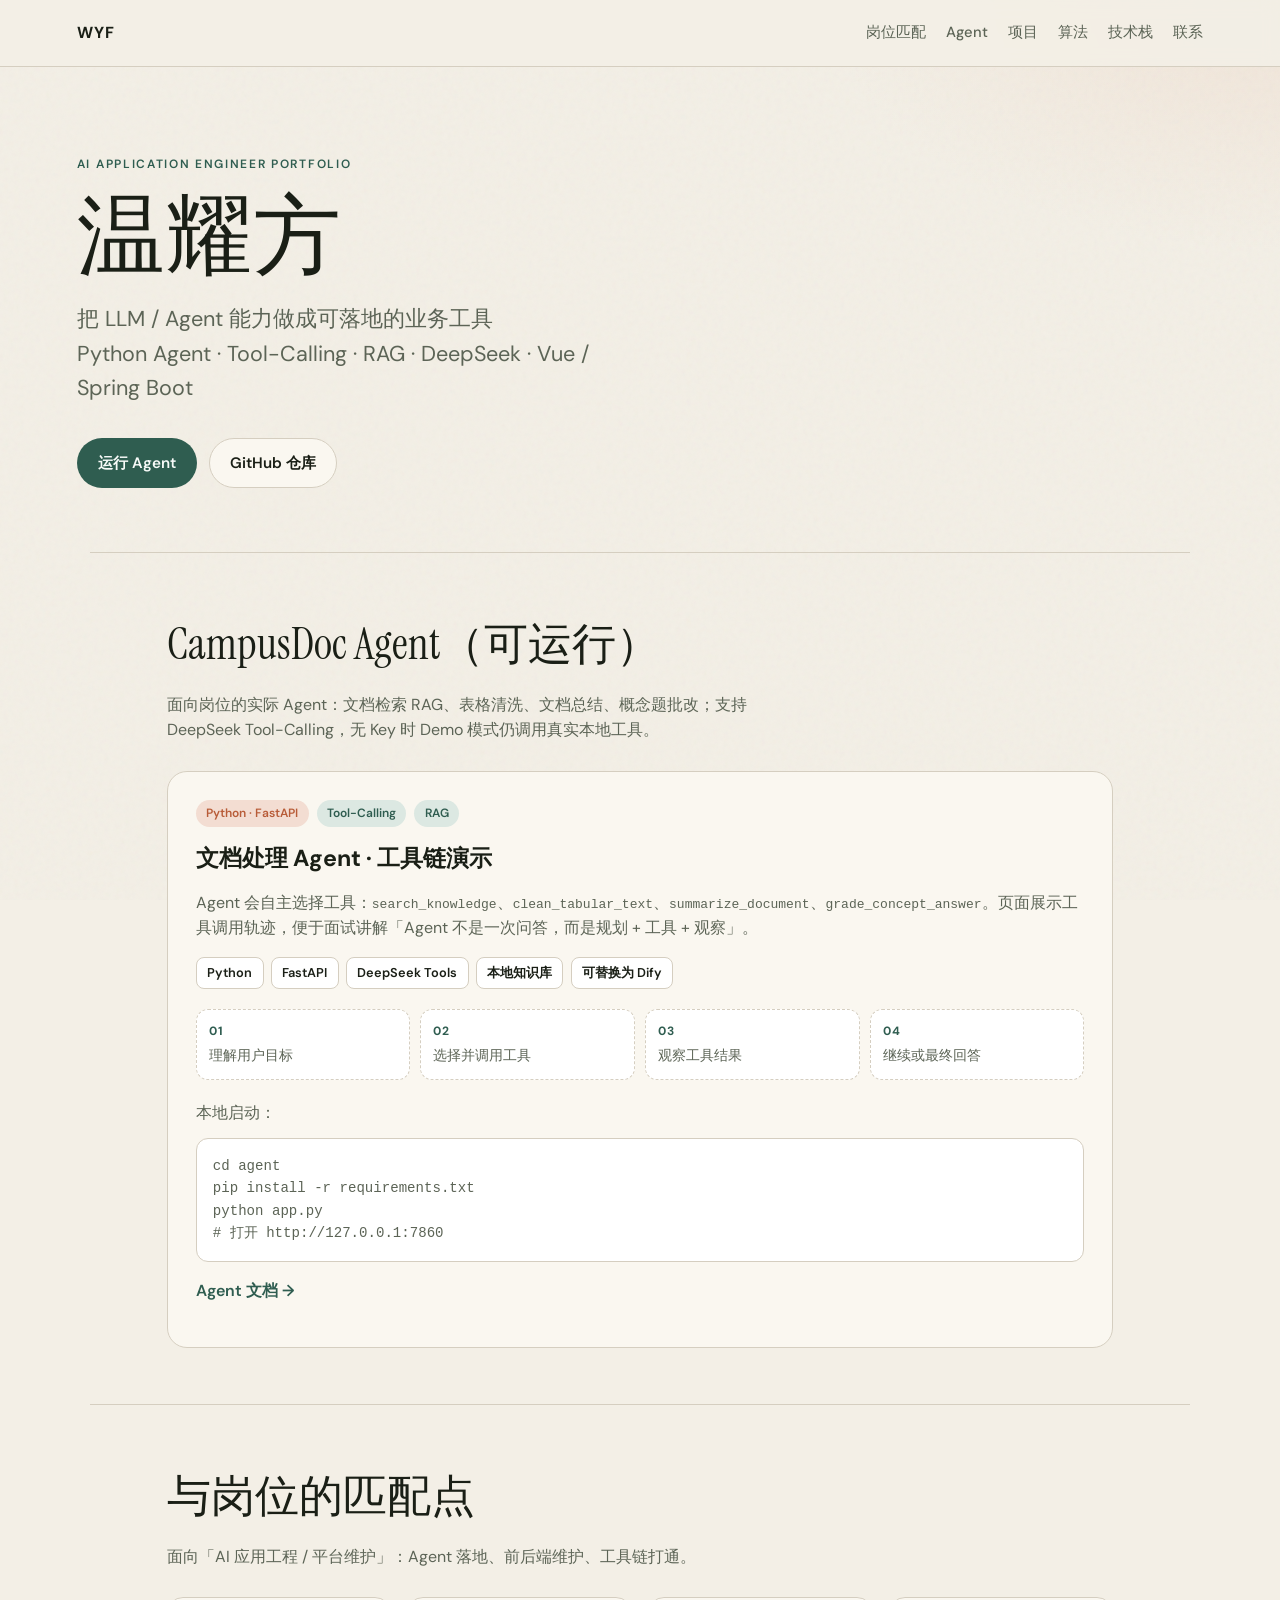
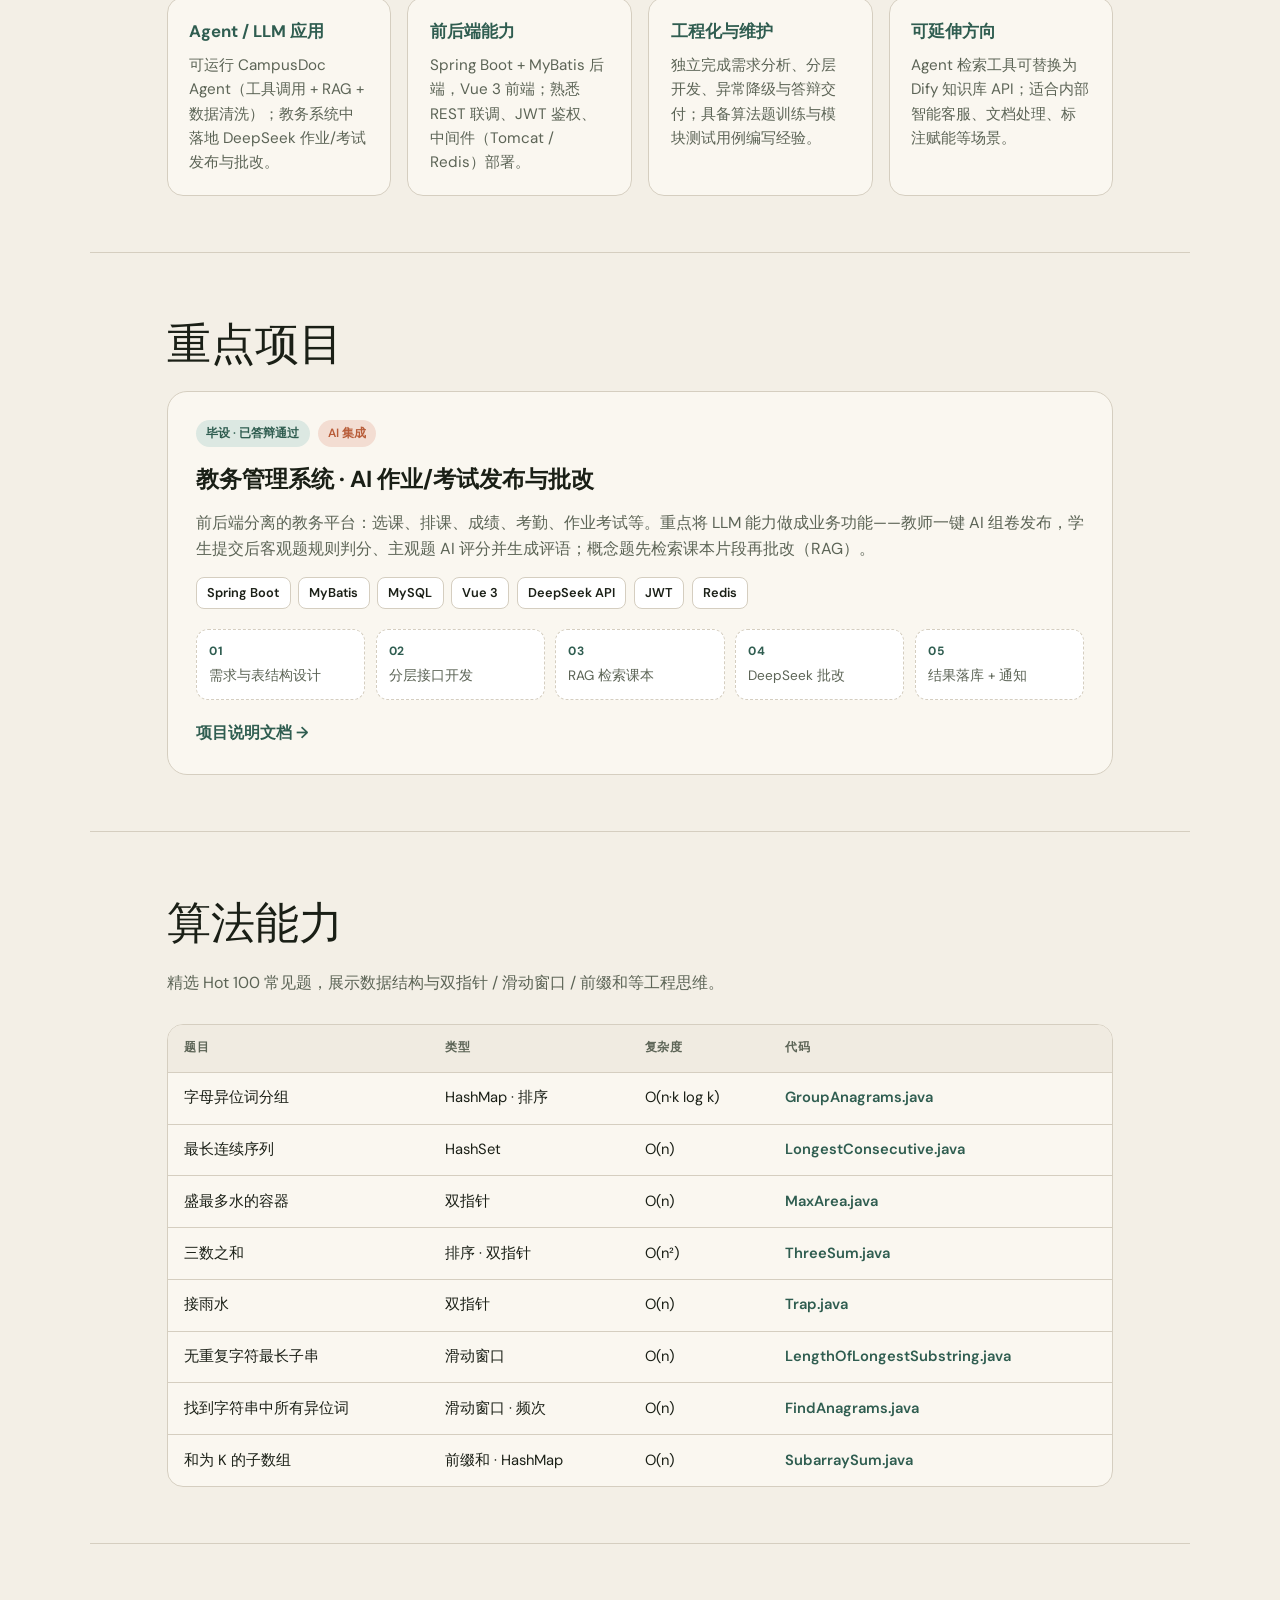
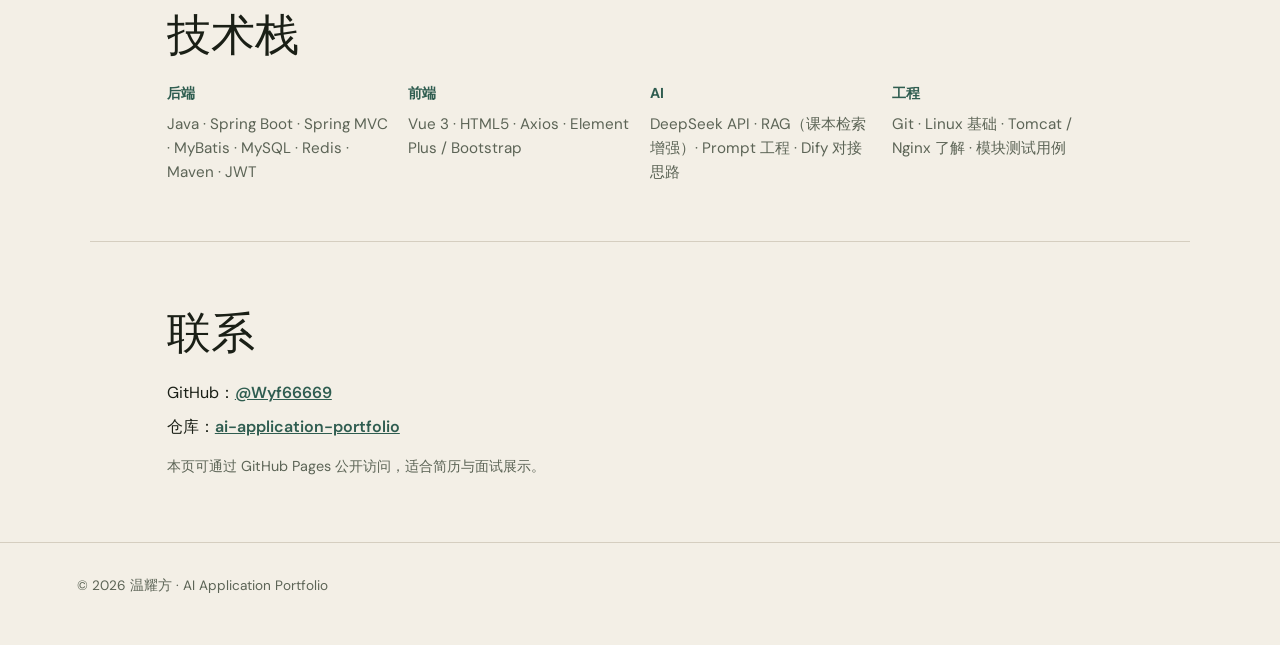
<file: index.html>
<!DOCTYPE html>
<html lang="zh-CN">
<head>
  <meta charset="UTF-8" />
  <meta name="viewport" content="width=device-width, initial-scale=1" />
  <title>温耀方 · AI 应用工程作品集</title>
  <link rel="preconnect" href="https://fonts.googleapis.com" />
  <link rel="preconnect" href="https://fonts.gstatic.com" crossorigin />
  <link href="https://fonts.googleapis.com/css2?family=DM+Sans:ital,opsz,wght@0,9..40,400;0,9..40,500;0,9..40,600;0,9..40,700;1,9..40,400&family=Instrument+Serif:ital@0;1&display=swap" rel="stylesheet" />
  <link rel="stylesheet" href="styles.css" />
</head>
<body>
  <div class="grain" aria-hidden="true"></div>

  <header class="site-header">
    <a class="brand" href="#top">WYF</a>
    <nav>
      <a href="#fit">岗位匹配</a>
      <a href="#agent">Agent</a>
      <a href="#projects">项目</a>
      <a href="#algo">算法</a>
      <a href="#stack">技术栈</a>
      <a href="#contact">联系</a>
    </nav>
  </header>

  <main id="top">
    <section class="hero">
      <p class="eyebrow">AI Application Engineer Portfolio</p>
      <h1>温耀方</h1>
      <p class="tagline">把 LLM / Agent 能力做成可落地的业务工具<br />Python Agent · Tool-Calling · RAG · DeepSeek · Vue / Spring Boot</p>
      <div class="cta-row">
        <a class="btn primary" href="#agent">运行 Agent</a>
        <a class="btn ghost" href="https://github.com/Wyf66669/ai-application-portfolio" target="_blank" rel="noopener">GitHub 仓库</a>
      </div>
    </section>

    <section id="agent" class="section">
      <h2>CampusDoc Agent（可运行）</h2>
      <p class="section-lead">面向岗位的实际 Agent：文档检索 RAG、表格清洗、文档总结、概念题批改；支持 DeepSeek Tool-Calling，无 Key 时 Demo 模式仍调用真实本地工具。</p>
      <article class="project featured">
        <div class="project-meta">
          <span class="pill accent">Python · FastAPI</span>
          <span class="pill">Tool-Calling</span>
          <span class="pill">RAG</span>
        </div>
        <h3>文档处理 Agent · 工具链演示</h3>
        <p>Agent 会自主选择工具：<code>search_knowledge</code>、<code>clean_tabular_text</code>、<code>summarize_document</code>、<code>grade_concept_answer</code>。页面展示工具调用轨迹，便于面试讲解「Agent 不是一次问答，而是规划 + 工具 + 观察」。</p>
        <ul class="tech-list">
          <li>Python</li>
          <li>FastAPI</li>
          <li>DeepSeek Tools</li>
          <li>本地知识库</li>
          <li>可替换为 Dify</li>
        </ul>
        <div class="flow">
          <div class="flow-step"><strong>01</strong><span>理解用户目标</span></div>
          <div class="flow-step"><strong>02</strong><span>选择并调用工具</span></div>
          <div class="flow-step"><strong>03</strong><span>观察工具结果</span></div>
          <div class="flow-step"><strong>04</strong><span>继续或最终回答</span></div>
        </div>
        <p class="section-lead" style="margin-bottom:0.75rem">本地启动：</p>
        <pre style="background:#fff;border:1px solid var(--line);border-radius:12px;padding:1rem;overflow:auto;font-size:0.88rem;color:var(--muted)">cd agent
pip install -r requirements.txt
python app.py
# 打开 http://127.0.0.1:7860</pre>
        <p style="margin-top:1rem"><a class="text-link" href="agent/README.md">Agent 文档 →</a></p>
      </article>
    </section>

    <section id="fit" class="section">
      <h2>与岗位的匹配点</h2>
      <p class="section-lead">面向「AI 应用工程 / 平台维护」：Agent 落地、前后端维护、工具链打通。</p>
      <div class="fit-grid">
        <article class="card">
          <h3>Agent / LLM 应用</h3>
          <p>可运行 CampusDoc Agent（工具调用 + RAG + 数据清洗）；教务系统中落地 DeepSeek 作业/考试发布与批改。</p>
        </article>
        <article class="card">
          <h3>前后端能力</h3>
          <p>Spring Boot + MyBatis 后端，Vue 3 前端；熟悉 REST 联调、JWT 鉴权、中间件（Tomcat / Redis）部署。</p>
        </article>
        <article class="card">
          <h3>工程化与维护</h3>
          <p>独立完成需求分析、分层开发、异常降级与答辩交付；具备算法题训练与模块测试用例编写经验。</p>
        </article>
        <article class="card">
          <h3>可延伸方向</h3>
          <p>Agent 检索工具可替换为 Dify 知识库 API；适合内部智能客服、文档处理、标注赋能等场景。</p>
        </article>
      </div>
    </section>

    <section id="projects" class="section">
      <h2>重点项目</h2>
      <article class="project featured">
        <div class="project-meta">
          <span class="pill">毕设 · 已答辩通过</span>
          <span class="pill accent">AI 集成</span>
        </div>
        <h3>教务管理系统 · AI 作业/考试发布与批改</h3>
        <p>前后端分离的教务平台：选课、排课、成绩、考勤、作业考试等。重点将 LLM 能力做成业务功能——教师一键 AI 组卷发布，学生提交后客观题规则判分、主观题 AI 评分并生成评语；概念题先检索课本片段再批改（RAG）。</p>
        <ul class="tech-list">
          <li>Spring Boot</li>
          <li>MyBatis</li>
          <li>MySQL</li>
          <li>Vue 3</li>
          <li>DeepSeek API</li>
          <li>JWT</li>
          <li>Redis</li>
        </ul>
        <div class="flow">
          <div class="flow-step"><strong>01</strong><span>需求与表结构设计</span></div>
          <div class="flow-step"><strong>02</strong><span>分层接口开发</span></div>
          <div class="flow-step"><strong>03</strong><span>RAG 检索课本</span></div>
          <div class="flow-step"><strong>04</strong><span>DeepSeek 批改</span></div>
          <div class="flow-step"><strong>05</strong><span>结果落库 + 通知</span></div>
        </div>
        <a class="text-link" href="projects/academic-affairs/README.md">项目说明文档 →</a>
      </article>
    </section>

    <section id="algo" class="section">
      <h2>算法能力</h2>
      <p class="section-lead">精选 Hot 100 常见题，展示数据结构与双指针 / 滑动窗口 / 前缀和等工程思维。</p>
      <div class="algo-table-wrap">
        <table>
          <thead>
            <tr>
              <th>题目</th>
              <th>类型</th>
              <th>复杂度</th>
              <th>代码</th>
            </tr>
          </thead>
          <tbody>
            <tr>
              <td>字母异位词分组</td>
              <td>HashMap · 排序</td>
              <td>O(n·k log k)</td>
              <td><a href="algorithms/GroupAnagrams.java">GroupAnagrams.java</a></td>
            </tr>
            <tr>
              <td>最长连续序列</td>
              <td>HashSet</td>
              <td>O(n)</td>
              <td><a href="algorithms/LongestConsecutive.java">LongestConsecutive.java</a></td>
            </tr>
            <tr>
              <td>盛最多水的容器</td>
              <td>双指针</td>
              <td>O(n)</td>
              <td><a href="algorithms/MaxArea.java">MaxArea.java</a></td>
            </tr>
            <tr>
              <td>三数之和</td>
              <td>排序 · 双指针</td>
              <td>O(n²)</td>
              <td><a href="algorithms/ThreeSum.java">ThreeSum.java</a></td>
            </tr>
            <tr>
              <td>接雨水</td>
              <td>双指针</td>
              <td>O(n)</td>
              <td><a href="algorithms/Trap.java">Trap.java</a></td>
            </tr>
            <tr>
              <td>无重复字符最长子串</td>
              <td>滑动窗口</td>
              <td>O(n)</td>
              <td><a href="algorithms/LengthOfLongestSubstring.java">LengthOfLongestSubstring.java</a></td>
            </tr>
            <tr>
              <td>找到字符串中所有异位词</td>
              <td>滑动窗口 · 频次</td>
              <td>O(n)</td>
              <td><a href="algorithms/FindAnagrams.java">FindAnagrams.java</a></td>
            </tr>
            <tr>
              <td>和为 K 的子数组</td>
              <td>前缀和 · HashMap</td>
              <td>O(n)</td>
              <td><a href="algorithms/SubarraySum.java">SubarraySum.java</a></td>
            </tr>
          </tbody>
        </table>
      </div>
    </section>

    <section id="stack" class="section">
      <h2>技术栈</h2>
      <div class="stack-cols">
        <div>
          <h3>后端</h3>
          <p>Java · Spring Boot · Spring MVC · MyBatis · MySQL · Redis · Maven · JWT</p>
        </div>
        <div>
          <h3>前端</h3>
          <p>Vue 3 · HTML5 · Axios · Element Plus / Bootstrap</p>
        </div>
        <div>
          <h3>AI</h3>
          <p>DeepSeek API · RAG（课本检索增强）· Prompt 工程 · Dify 对接思路</p>
        </div>
        <div>
          <h3>工程</h3>
          <p>Git · Linux 基础 · Tomcat / Nginx 了解 · 模块测试用例</p>
        </div>
      </div>
    </section>

    <section id="contact" class="section contact">
      <h2>联系</h2>
      <p>GitHub：<a href="https://github.com/Wyf66669" target="_blank" rel="noopener">@Wyf66669</a></p>
      <p>仓库：<a href="https://github.com/Wyf66669/ai-application-portfolio" target="_blank" rel="noopener">ai-application-portfolio</a></p>
      <p class="hint">本页可通过 GitHub Pages 公开访问，适合简历与面试展示。</p>
    </section>
  </main>

  <footer>
    <p>© 2026 温耀方 · AI Application Portfolio</p>
  </footer>
</body>
</html>
</file>
<file: styles.css>
:root {
  --bg: #f3efe6;
  --ink: #1a1f16;
  --muted: #5c6456;
  --line: #d5cec0;
  --card: #faf7f0;
  --accent: #2f5d50;
  --accent-soft: #dce8e2;
  --warn: #b85c38;
  --font: "DM Sans", system-ui, sans-serif;
  --display: "Instrument Serif", Georgia, serif;
}

* { box-sizing: border-box; margin: 0; padding: 0; }

html { scroll-behavior: smooth; }

body {
  font-family: var(--font);
  color: var(--ink);
  background:
    radial-gradient(1200px 600px at 10% -10%, #e8f0ea 0%, transparent 55%),
    radial-gradient(900px 500px at 100% 0%, #f0e4d8 0%, transparent 50%),
    var(--bg);
  line-height: 1.6;
  min-height: 100vh;
}

.grain {
  pointer-events: none;
  position: fixed;
  inset: 0;
  opacity: 0.04;
  background-image: url("data:image/svg+xml,%3Csvg viewBox='0 0 200 200' xmlns='http://www.w3.org/2000/svg'%3E%3Cfilter id='n'%3E%3CfeTurbulence type='fractalNoise' baseFrequency='0.85' numOctaves='4' stitchTiles='stitch'/%3E%3C/filter%3E%3Crect width='100%25' height='100%25' filter='url(%23n)'/%3E%3C/svg%3E");
  z-index: 0;
}

.site-header, main, footer { position: relative; z-index: 1; }

.site-header {
  display: flex;
  justify-content: space-between;
  align-items: center;
  padding: 1.25rem 6vw;
  border-bottom: 1px solid var(--line);
  backdrop-filter: blur(8px);
  position: sticky;
  top: 0;
  background: color-mix(in srgb, var(--bg) 88%, transparent);
}

.brand {
  font-weight: 700;
  letter-spacing: 0.08em;
  text-decoration: none;
  color: var(--ink);
}

nav { display: flex; gap: 1.25rem; flex-wrap: wrap; }
nav a {
  text-decoration: none;
  color: var(--muted);
  font-size: 0.92rem;
  font-weight: 500;
}
nav a:hover { color: var(--accent); }

.hero {
  padding: 5.5rem 6vw 4rem;
  max-width: 1100px;
}

.eyebrow {
  text-transform: uppercase;
  letter-spacing: 0.14em;
  font-size: 0.75rem;
  color: var(--accent);
  font-weight: 600;
  margin-bottom: 1rem;
}

.hero h1 {
  font-family: var(--display);
  font-size: clamp(3rem, 8vw, 5.5rem);
  font-weight: 400;
  line-height: 1.05;
  margin-bottom: 1.25rem;
}

.tagline {
  font-size: clamp(1.05rem, 2.2vw, 1.35rem);
  color: var(--muted);
  max-width: 36rem;
  margin-bottom: 2rem;
}

.cta-row { display: flex; gap: 0.75rem; flex-wrap: wrap; }

.btn {
  display: inline-flex;
  align-items: center;
  padding: 0.75rem 1.25rem;
  border-radius: 999px;
  text-decoration: none;
  font-weight: 600;
  font-size: 0.95rem;
  border: 1px solid transparent;
  transition: transform 0.2s ease, background 0.2s ease;
}
.btn:hover { transform: translateY(-1px); }
.btn.primary { background: var(--accent); color: #f7faf8; }
.btn.ghost { border-color: var(--line); color: var(--ink); background: var(--card); }

.section {
  padding: 3.5rem 6vw;
  max-width: 1100px;
  margin: 0 auto;
  border-top: 1px solid var(--line);
}

.section h2 {
  font-family: var(--display);
  font-size: clamp(2rem, 4vw, 2.75rem);
  font-weight: 400;
  margin-bottom: 0.75rem;
}

.section-lead {
  color: var(--muted);
  max-width: 40rem;
  margin-bottom: 1.75rem;
}

.fit-grid {
  display: grid;
  grid-template-columns: repeat(auto-fit, minmax(220px, 1fr));
  gap: 1rem;
}

.card {
  background: var(--card);
  border: 1px solid var(--line);
  border-radius: 16px;
  padding: 1.25rem 1.35rem;
  animation: rise 0.6s ease both;
}
.card:nth-child(2) { animation-delay: 0.05s; }
.card:nth-child(3) { animation-delay: 0.1s; }
.card:nth-child(4) { animation-delay: 0.15s; }

.card h3 {
  font-size: 1.05rem;
  margin-bottom: 0.5rem;
  color: var(--accent);
}
.card p { color: var(--muted); font-size: 0.95rem; }

.project.featured {
  background: var(--card);
  border: 1px solid var(--line);
  border-radius: 20px;
  padding: 1.75rem;
}

.project-meta { display: flex; gap: 0.5rem; margin-bottom: 0.85rem; flex-wrap: wrap; }
.pill {
  font-size: 0.75rem;
  font-weight: 600;
  padding: 0.25rem 0.65rem;
  border-radius: 999px;
  background: var(--accent-soft);
  color: var(--accent);
}
.pill.accent { background: #f3ddd2; color: var(--warn); }

.project h3 {
  font-size: 1.45rem;
  margin-bottom: 0.75rem;
}
.project > p { color: var(--muted); margin-bottom: 1rem; }

.tech-list {
  list-style: none;
  display: flex;
  flex-wrap: wrap;
  gap: 0.45rem;
  margin-bottom: 1.25rem;
}
.tech-list li {
  font-size: 0.8rem;
  font-weight: 600;
  padding: 0.3rem 0.65rem;
  border: 1px solid var(--line);
  border-radius: 8px;
  background: #fff;
}

.flow {
  display: grid;
  grid-template-columns: repeat(auto-fit, minmax(120px, 1fr));
  gap: 0.65rem;
  margin-bottom: 1.25rem;
}
.flow-step {
  background: #fff;
  border: 1px dashed var(--line);
  border-radius: 12px;
  padding: 0.75rem;
  display: flex;
  flex-direction: column;
  gap: 0.25rem;
}
.flow-step strong {
  font-size: 0.75rem;
  color: var(--accent);
  letter-spacing: 0.06em;
}
.flow-step span { font-size: 0.85rem; color: var(--muted); }

.text-link {
  color: var(--accent);
  font-weight: 600;
  text-decoration: none;
}
.text-link:hover { text-decoration: underline; }

.algo-table-wrap {
  overflow-x: auto;
  border: 1px solid var(--line);
  border-radius: 16px;
  background: var(--card);
}

table {
  width: 100%;
  border-collapse: collapse;
  font-size: 0.92rem;
}
th, td {
  text-align: left;
  padding: 0.85rem 1rem;
  border-bottom: 1px solid var(--line);
}
th {
  font-size: 0.78rem;
  text-transform: uppercase;
  letter-spacing: 0.06em;
  color: var(--muted);
  background: #f0ebe1;
}
tr:last-child td { border-bottom: none; }
td a { color: var(--accent); font-weight: 600; text-decoration: none; }
td a:hover { text-decoration: underline; }

.stack-cols {
  display: grid;
  grid-template-columns: repeat(auto-fit, minmax(200px, 1fr));
  gap: 1.25rem;
}
.stack-cols h3 {
  font-size: 0.9rem;
  color: var(--accent);
  margin-bottom: 0.4rem;
}
.stack-cols p { color: var(--muted); font-size: 0.95rem; }

.contact p { margin-bottom: 0.5rem; }
.contact a { color: var(--accent); font-weight: 600; }
.hint { color: var(--muted); font-size: 0.9rem; margin-top: 1rem; }

footer {
  padding: 2rem 6vw 3rem;
  border-top: 1px solid var(--line);
  color: var(--muted);
  font-size: 0.85rem;
}

@keyframes rise {
  from { opacity: 0; transform: translateY(12px); }
  to { opacity: 1; transform: translateY(0); }
}

.hero, .section { animation: rise 0.7s ease both; }

@media (max-width: 720px) {
  .site-header { flex-direction: column; align-items: flex-start; gap: 0.75rem; }
  .hero { padding-top: 3.5rem; }
}
</file>
